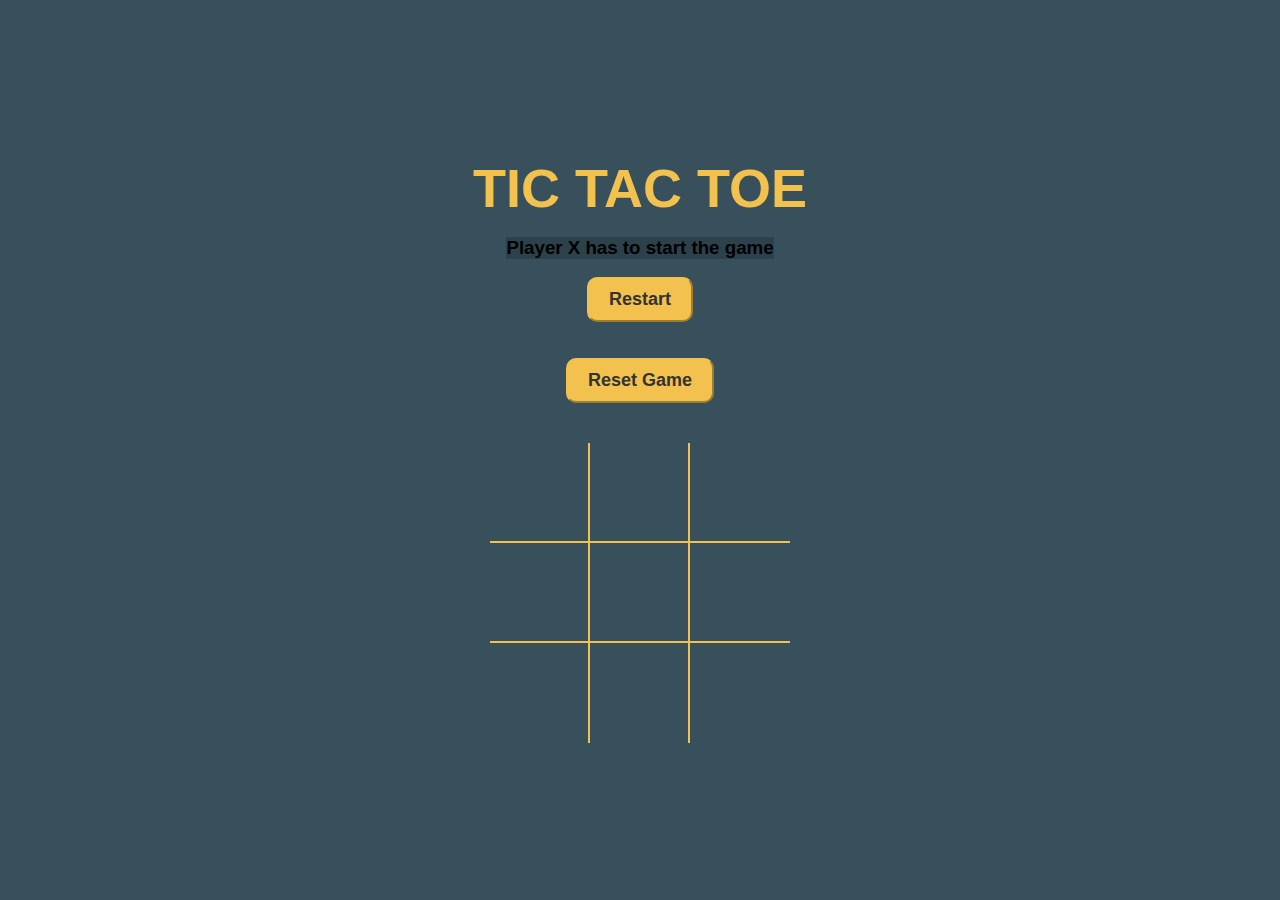
<file: index.html>
<!DOCTYPE html>
<html lang="en">
<head>
    <meta charset="UTF-8">
    <meta http-equiv="X-UA-Compatible" content="IE=edge">
    <meta name="viewport" content="width=device-width, initial-scale=1.0">
    <title>Tic Tac Toe</title>
    <link rel="stylesheet" href="index.css">
    <link rel="preconnect" href="https://fonts.googleapis.com">
    <link rel="preconnect" href="https://fonts.gstatic.com" crossorigin>
    <link href="https://fonts.googleapis.com/css2?family=Finger+Paint&display=swap" rel="stylesheet"> 
</head>
<body>
    <div class="container">
        <h1 id="playerText">Tic Tac Toe</h1><br>
        <h3>Player X has to start the game</h3><br>
        <button id="restartBtn">Restart</button><br><br>
        <form action="index2.html">
            <input type="submit" id="resetgame" value="Reset Game">
        </form>

        <div id="gameboard">
            <div class="box" id="0"></div>
            <div class="box" id="1"></div>
            <div class="box" id="2"></div>
            <div class="box" id="3"></div>
            <div class="box" id="4"></div>
            <div class="box" id="5"></div>
            <div class="box" id="6"></div>
            <div class="box" id="7"></div>
            <div class="box" id="8"></div>
        </div>
    </div>
    
    <script src="indexs.js"></script>
</body>
</html>
</file>
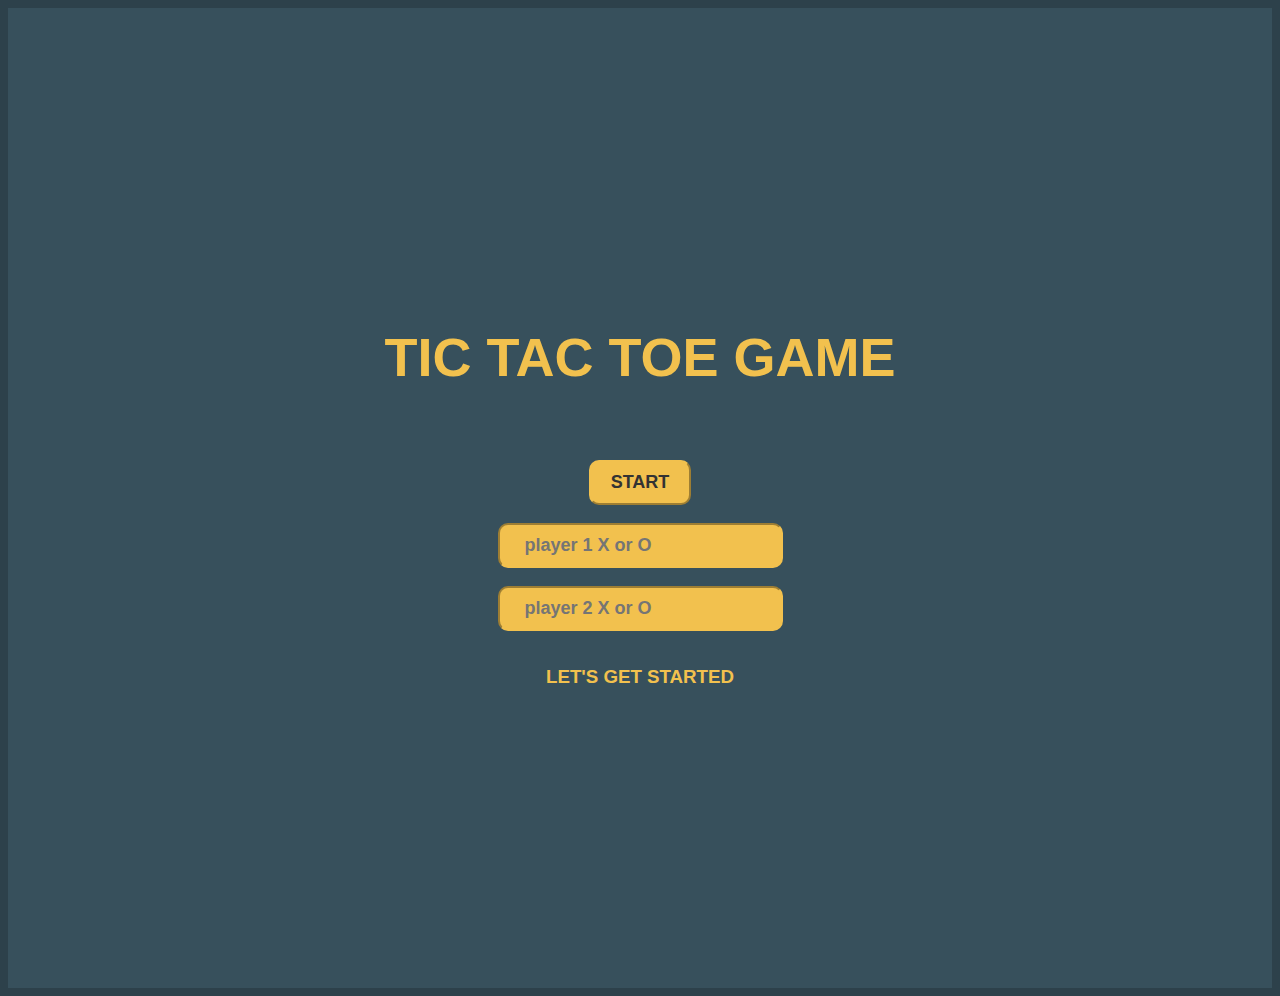
<file: index2.html>
<html>
    <head>
        <title>front page</title>
    </head>
    <link rel="stylesheet" href="index2.css">
    <body>
        <body>
            <div class="main">
            <h1> TIC TAC TOE GAME</h1><br><br>
            <form action="index.html">
                <input type="submit" id="startgame"value="START"><br><br>
                <input type="text" placeholder=" player 1 X or O" id="startgame"><br><br>
                <input type="text" placeholder=" player 2 X or O" id="startgame">

            </form>
            <h3>LET'S GET STARTED</h3>
            </div>
        </body>
    </body>
</html>
</file>
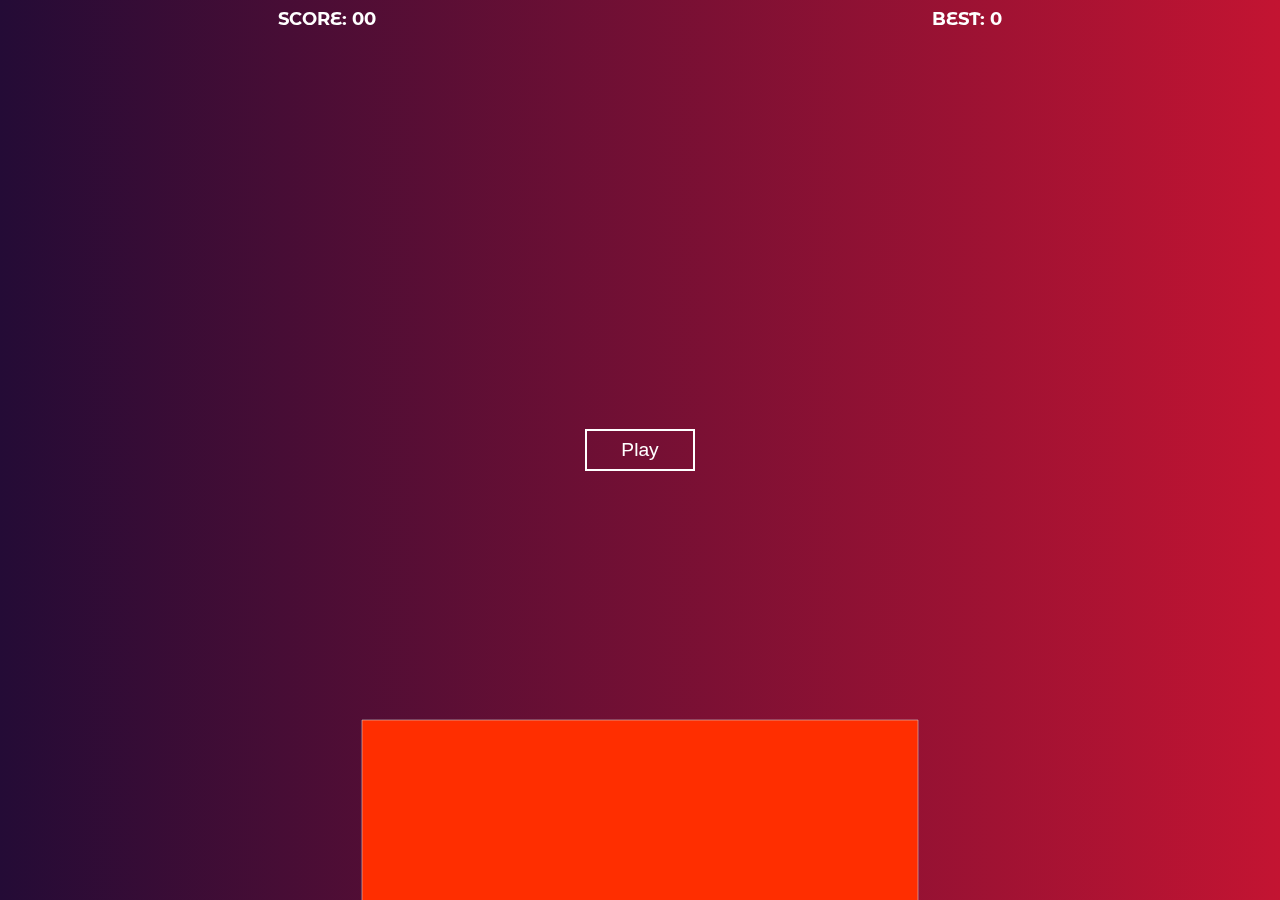
<file: indexx.html>
<!DOCTYPE html>
<html lang="en">

<head>
  <meta charset="UTF-8">
  <meta name="viewport" content="width=device-width, initial-scale=1.0">
  <link href="https://fonts.googleapis.com/css?family=Abel|Montserrat+Alternates&display=swap" rel="stylesheet">
  <link rel="stylesheet" href="style.css">
  <title>Block Stack</title>
</head>

<body>
  <canvas id="canvas"></canvas>
  <div class="start">
    <button id="play">Play</button>
  </div>
  <div class="score">
    <h2>
      <div>Score: <span id="score">00</span></div>
      <div>Best: <span id="best">00</span></div>
    </h2>
  </div>
  <script src="script.js"></script>
</body>

</html>
</file>
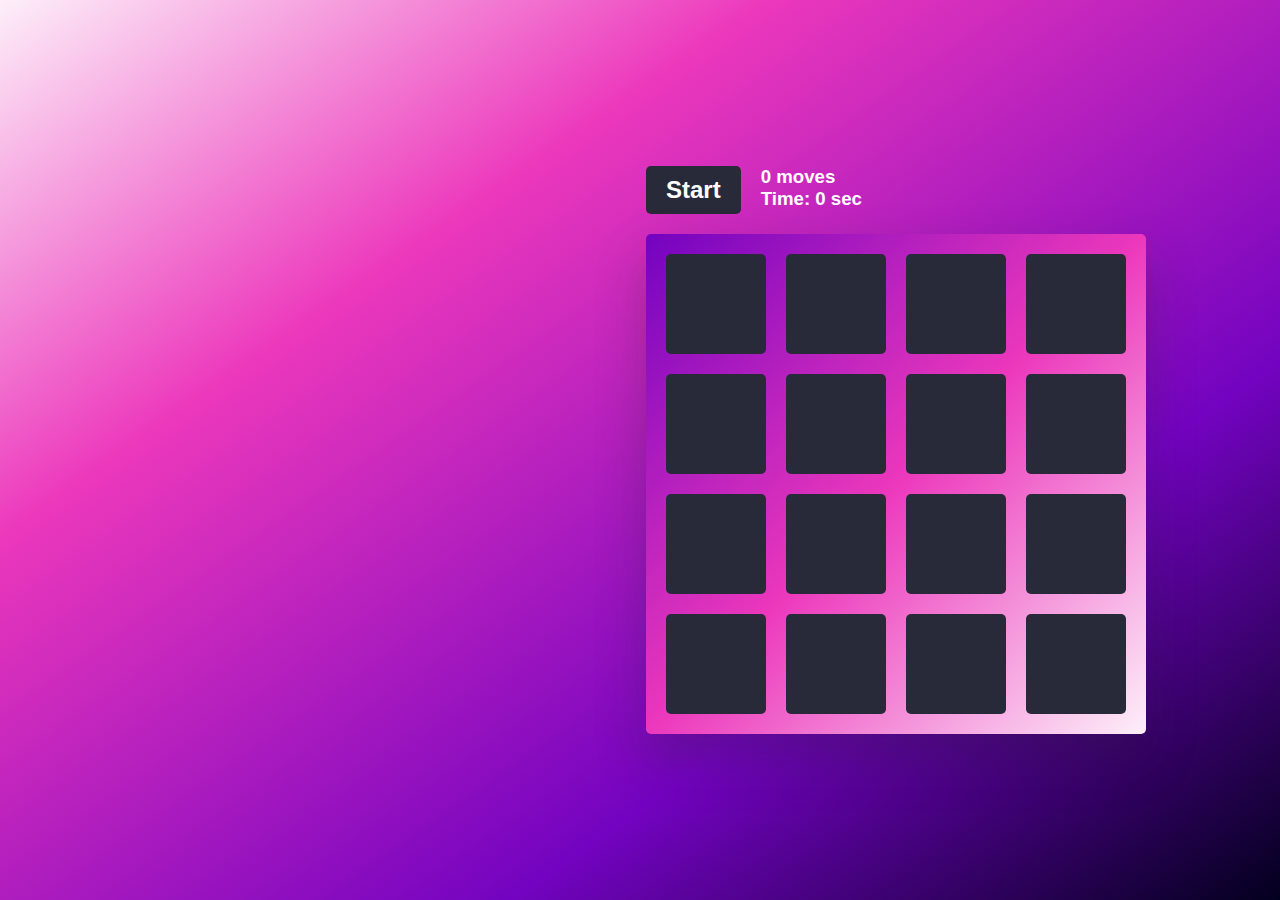
<file: mem.html>
<!DOCTYPE html>
<html lang="en">
<head>
    <meta charset="UTF-8">
    <meta http-equiv="X-UA-Compatible" content="IE=edge">
    <meta name="viewport" content="width=device-width, initial-scale=1.0">
    <title>Memory Game with JavaScript</title>
    <link rel="stylesheet" href="mem.css">
    <script src="mem.js" defer></script>
</head>
<body>
    <div class="game">
        <div class="controls">
            <button>Start</button>
            <div class="stats">
                <div class="moves">0 moves</div>
                <div class="timer">Time: 0 sec</div>
            </div>
        </div>
        <div class="board-container">
            <div class="board" data-dimension="4"></div>
            <div class="win">You won!</div>
        </div>
    </div>
</body>
</html>
</file>
<file: index.css>
*{
    padding: 0;
    margin: 0;
    box-sizing: border-box;
}

:root {
    --orange: #F2C14E;
    --winning-blocks: #2d414b;
}

body {
    color: var(--orange);
    font-family:'Lucida Sans', 'Lucida Sans Regular', 'Lucida Grande', 'Lucida Sans Unicode', Geneva, Verdana, sans-serif;
}
h1 {
    font-size: 54px;
    text-transform: uppercase;
}

.container {
    padding: 40px;
    height: 100vh;
    display: flex;
    justify-content: center;
    align-items: center;
    flex-direction: column;
    background-color: #37505C;
}

#gameboard {
    width: 300px;
    display: flex;
    flex-wrap: wrap;
    margin-top: 40px;
}
.box {
    height: 100px;
    width: 100px;
    display: flex;
    align-items: center;
    justify-content: center;
    color: var(--orange);
    font-size: 120px;
    border-right: 2px solid;
    border-bottom: 2px solid;
}
.box:nth-child(3n) {
    border-right: none;
}
.box:nth-child(6) ~ .box {
    border-bottom: none;
} 
button {
    padding: 10px 20px;
    border-radius: 10px;
    background-color: var(--orange);
    color: #333;
    border-color: var(--orange);
    font-size: 18px;
    transition: 200ms transform;
    font-weight: 600;
}
button:hover {
    cursor: pointer;
    transform: translateY(-2px);
}
#resetgame{
    padding: 10px 20px;
    border-radius: 10px;
    background-color: var(--orange);
    color: #333;
    border-color: var(--orange);
    font-size: 18px;
    transition: 200ms transform;
    font-weight: 600;
}
h3{
    color: black;
    background-color: #2d414b;
    font-family: 'Lucida Sans', 'Lucida Sans Regular', 'Lucida Grande', 'Lucida Sans Unicode', Geneva, Verdana, sans-serif;
}
</file>
<file: index2.css>
body{
    background-color: #2d414b;
    text-align: center;
    color: #F2C14E;;
    font-family:'Lucida Sans', 'Lucida Sans Regular', 'Lucida Grande', 'Lucida Sans Unicode', Geneva, Verdana, sans-serif;
}
#startgame{
    padding: 10px 20px;
    border-radius: 10px;
    background-color: #F2C14E;;
    color: #333;
    border-color: #F2C14E;;
    font-size: 18px;
    transition: 200ms transform;
    font-weight: 600;
}
.main{
    padding: 40px;
    height: 100vh;
    display: flex;
    justify-content: center;
    align-items: center;
    flex-direction: column;
    background-color: #37505C;
}
h1 {
    font-size: 54px;
    text-transform: uppercase;
}
</file>
<file: style.css>
/*
 fonts used
  font-family: 'Montserrat Alternates', sans-serif;
   font-family: 'Abel', sans-serif;
    */
*{
  margin: 0;
  padding: 0;
  -webkit-box-sizing: border-box;
 box-sizing: border-box;
}

body {
  -webkit-user-select: none;
  -moz-user-select: none;
  -ms-user-select: none;
    user-select: none;
 font-family: 'Montserrat Alternates', sans-serif;
 background: #c31432;
   background: -webkit-gradient(linear, left top, right top, from(#240b36), to(#c31432));
   background: linear-gradient(to right, #240b36, #c31432);
   color: white;
   text-transform: uppercase;

}

canvas {
  position: fixed;
  top: 0;
  left: 0;
  background: #c31432;
  background: -webkit-gradient(linear, left top, right top, from(#240b36), to(#c31432));
  background: linear-gradient(to right, #240b36, #c31432);
  width: 100%;
  height: 100%;
}

.start {
  width: 100%;
  height: 100%;
  position: absolute;
  top: 0;
  left: 0;
  display: -webkit-box;
  display: -ms-flexbox;
  display: flex;
  webkit-box-orient: vertical;
webkit-box-direction: normal;
  -ms-flex-direction: column;
   flex-direction: column;
  webkit-box-pack: space-evenly;
  -ms-flex-pack: space-evenly;
   justify-content: space-evenly;
   -webkit-box-align: center;
  -ms-flex-align: center;
   align-items: center;
   background: transparent;

}

.start h1 {
  letter-spacing: 6px;
  font-size: 3em;
  font-family: 'Abel', sans-serif;
}

.start button {
  outline: none;
  border: 2px solid white;
  color: white;
  background: transparent;
  padding: 8px 34px;
  font-size: larger;
}

.start button:hover {
  -webkit-transform: scale(0.95);
   transform: scale(0.95);

}

.start button:active {
  -webkit-transform: scale(0.85);
   transform: scale(0.85);

}

.score {
  width: 100%;
  top: 0;
  left: 0;
  position: absolute;
  z-index: 10;
}

.score h2 {
  width: 100%;
  display: -webkit-box;
  display: -ms-flexbox;
  display: flex;
  -webkit-box-orient: horizontal;
   -webkit-box-direction: normal;
  -ms-flex-direction: row;
   flex-direction: row;
   -ms-flex-pack: distribute;
  justify-content: space-around;
  -webkit-box-align: center;
   -ms-flex-align: center;
  align-items: center;
  color: white;
  margin-top: 8px;
  font-size: large;
}
</file>
<file: mem.css>
html {
    width: 100%;
    height: 100%;
    background: linear-gradient(325deg,  #03001e 0%,#7303c0 30%,#ec38bc 70%, #fdeff9 100%);
    font-family: Arial, Helvetica, sans-serif;
    overflow: hidden;
}
.game {
    position: absolute;
    top: 50%;
    left: 70%;
    transform: translate(-50%, -50%);
}
.controls {
    display: flex;
    gap: 20px;
    margin-bottom: 20px;
}
button {
    background: #282A3A;
    color: #FFF;
    border-radius: 5px;
    padding: 10px 20px;
    border: 0;
    cursor: pointer;
    font-family: Arial, Helvetica, sans-serif;
    font-size: 18pt;
    font-weight: bold;
}
.disabled {
    color: #757575;
}
.stats {
    color: #FFF;
    font-size: 14pt;
    font-weight: bold;
}
.board-container {
    position: relative;
}
.board,
.win {
    border-radius: 5px;
    box-shadow: 0 25px 50px rgb(33 33 33 / 25%);
    background: linear-gradient(135deg,  #03001e 0%,#7303c0 0%,#ec38bc 50%, #fdeff9 100%);
    transition: transform .6s cubic-bezier(0.4, 0.0, 0.2, 1);
    backface-visibility: hidden;
}
.board {
    padding: 20px;
    display: grid;
    grid-template-columns: repeat(4, auto);
    grid-gap: 20px;
}
.board-container.flipped .board {
    transform: rotateY(180deg) rotateZ(50deg);
}
.board-container.flipped .win {
    transform: rotateY(0) rotateZ(0);
}
.card {
    position: relative;
    width: 100px;
    height: 100px;
    cursor: pointer;
}
.card-front,
.card-back {
    position: absolute;
    border-radius: 5px;
    width: 100%;
    height: 100%;
    background: #282A3A;
    transition: transform .6s cubic-bezier(0.4, 0.0, 0.2, 1);
    backface-visibility: hidden;
}
.card-back {
    transform: rotateY(180deg) rotateZ(50deg);
    font-size: 28pt;
    user-select: none;
    text-align: center;
    line-height: 100px;
    background: #FDF8E6;
}
.card.flipped .card-front {
    transform: rotateY(180deg) rotateZ(50deg);
}
.card.flipped .card-back {
    transform: rotateY(0) rotateZ(0);
}
.win {
    position: absolute;
    top: 0;
    left: 0;
    width: 100%;
    height: 100%;
    text-align: center;
    background: #FDF8E6;
    transform: rotateY(180deg) rotateZ(50deg);
}
.win-text {
    position: absolute;
    top: 50%;
    left: 50%;
    transform: translate(-50%, -50%);
    font-size: 21pt;
    color: #282A3A;
}
.highlight {
    color: #7303c0;
}
</file>
